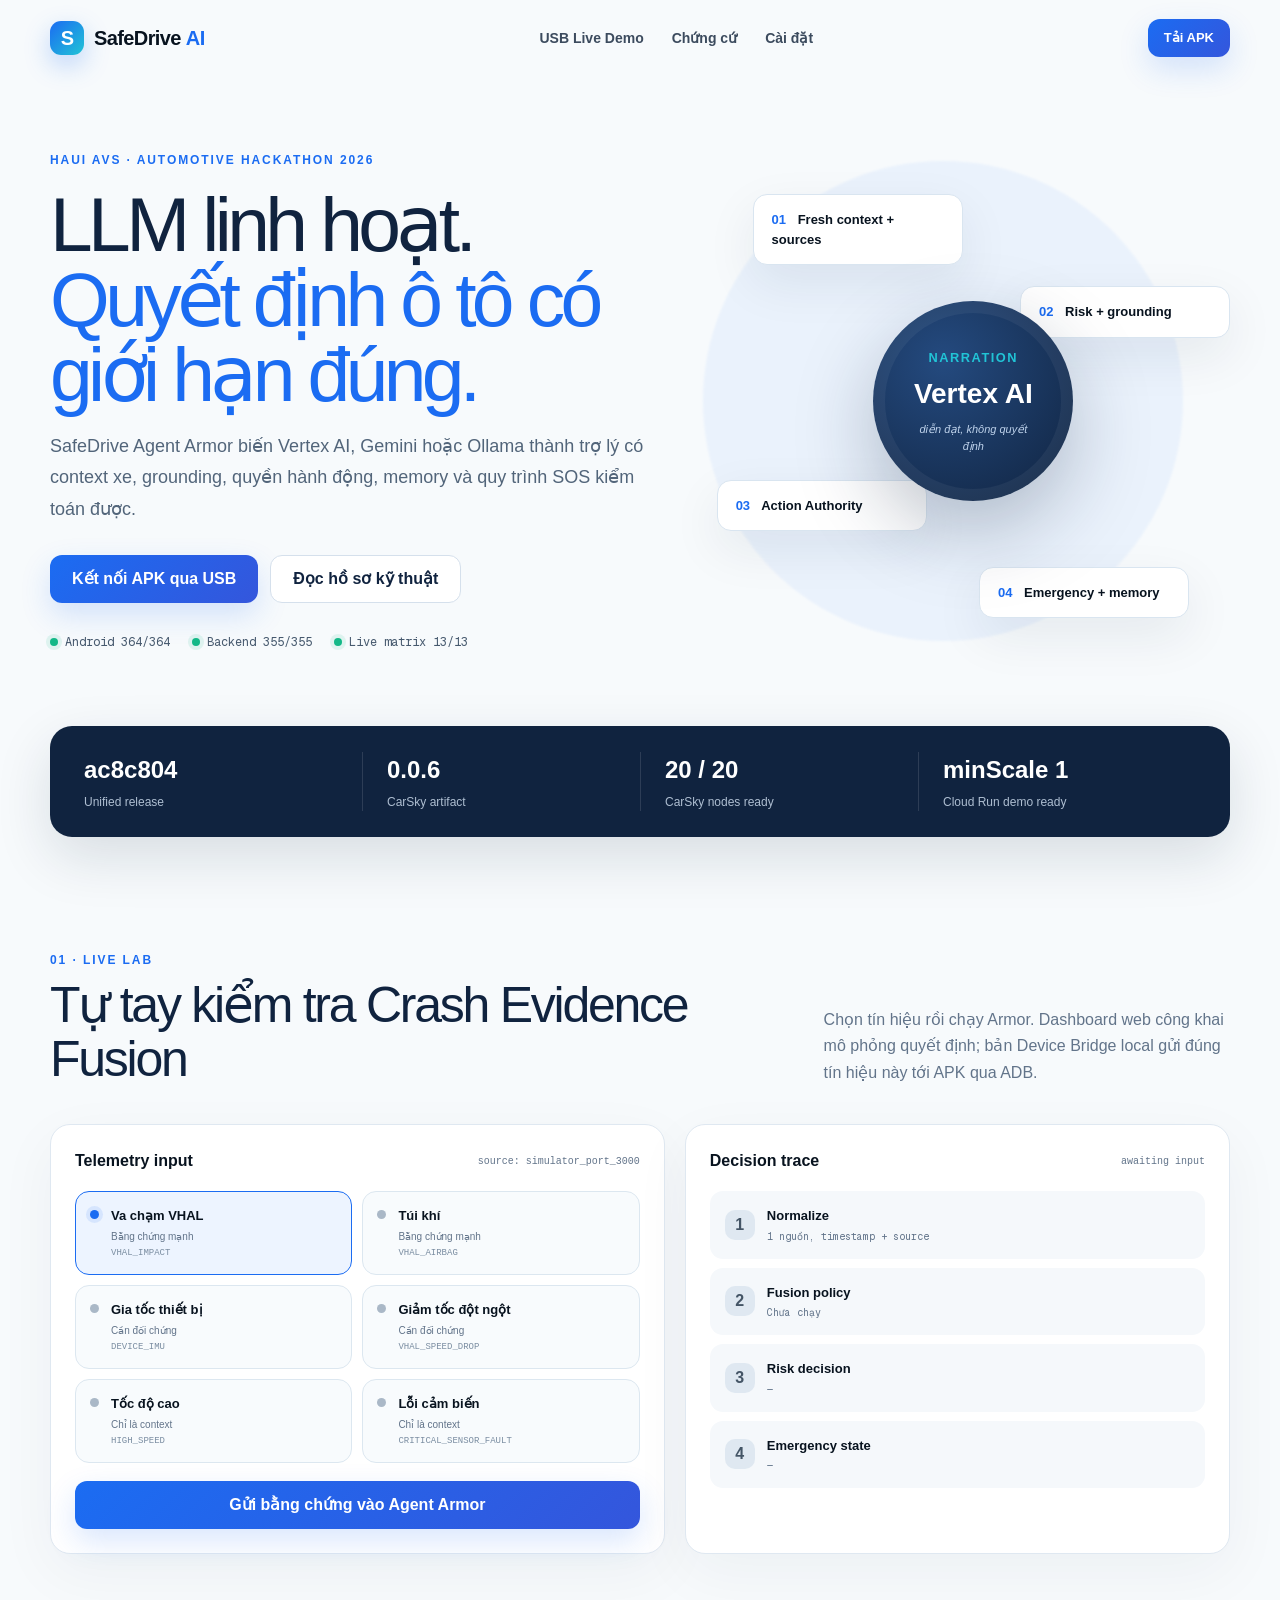
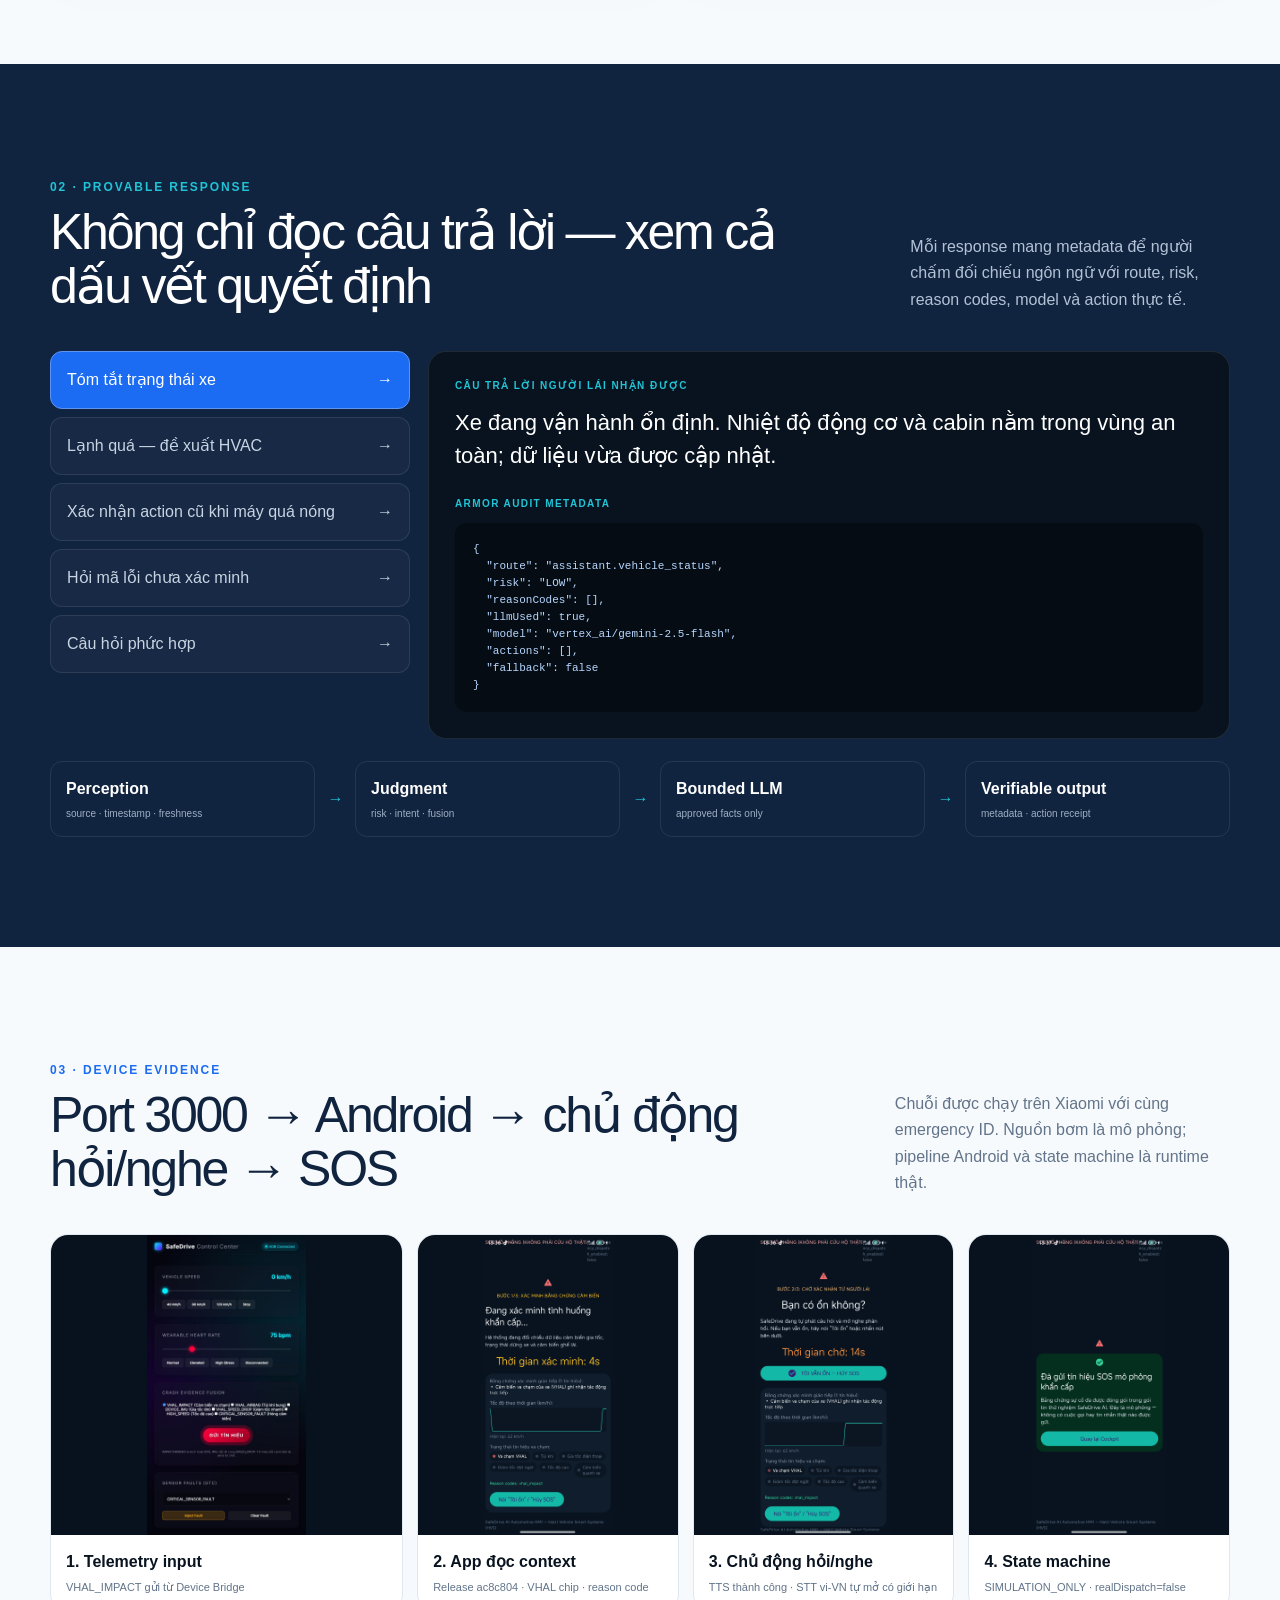
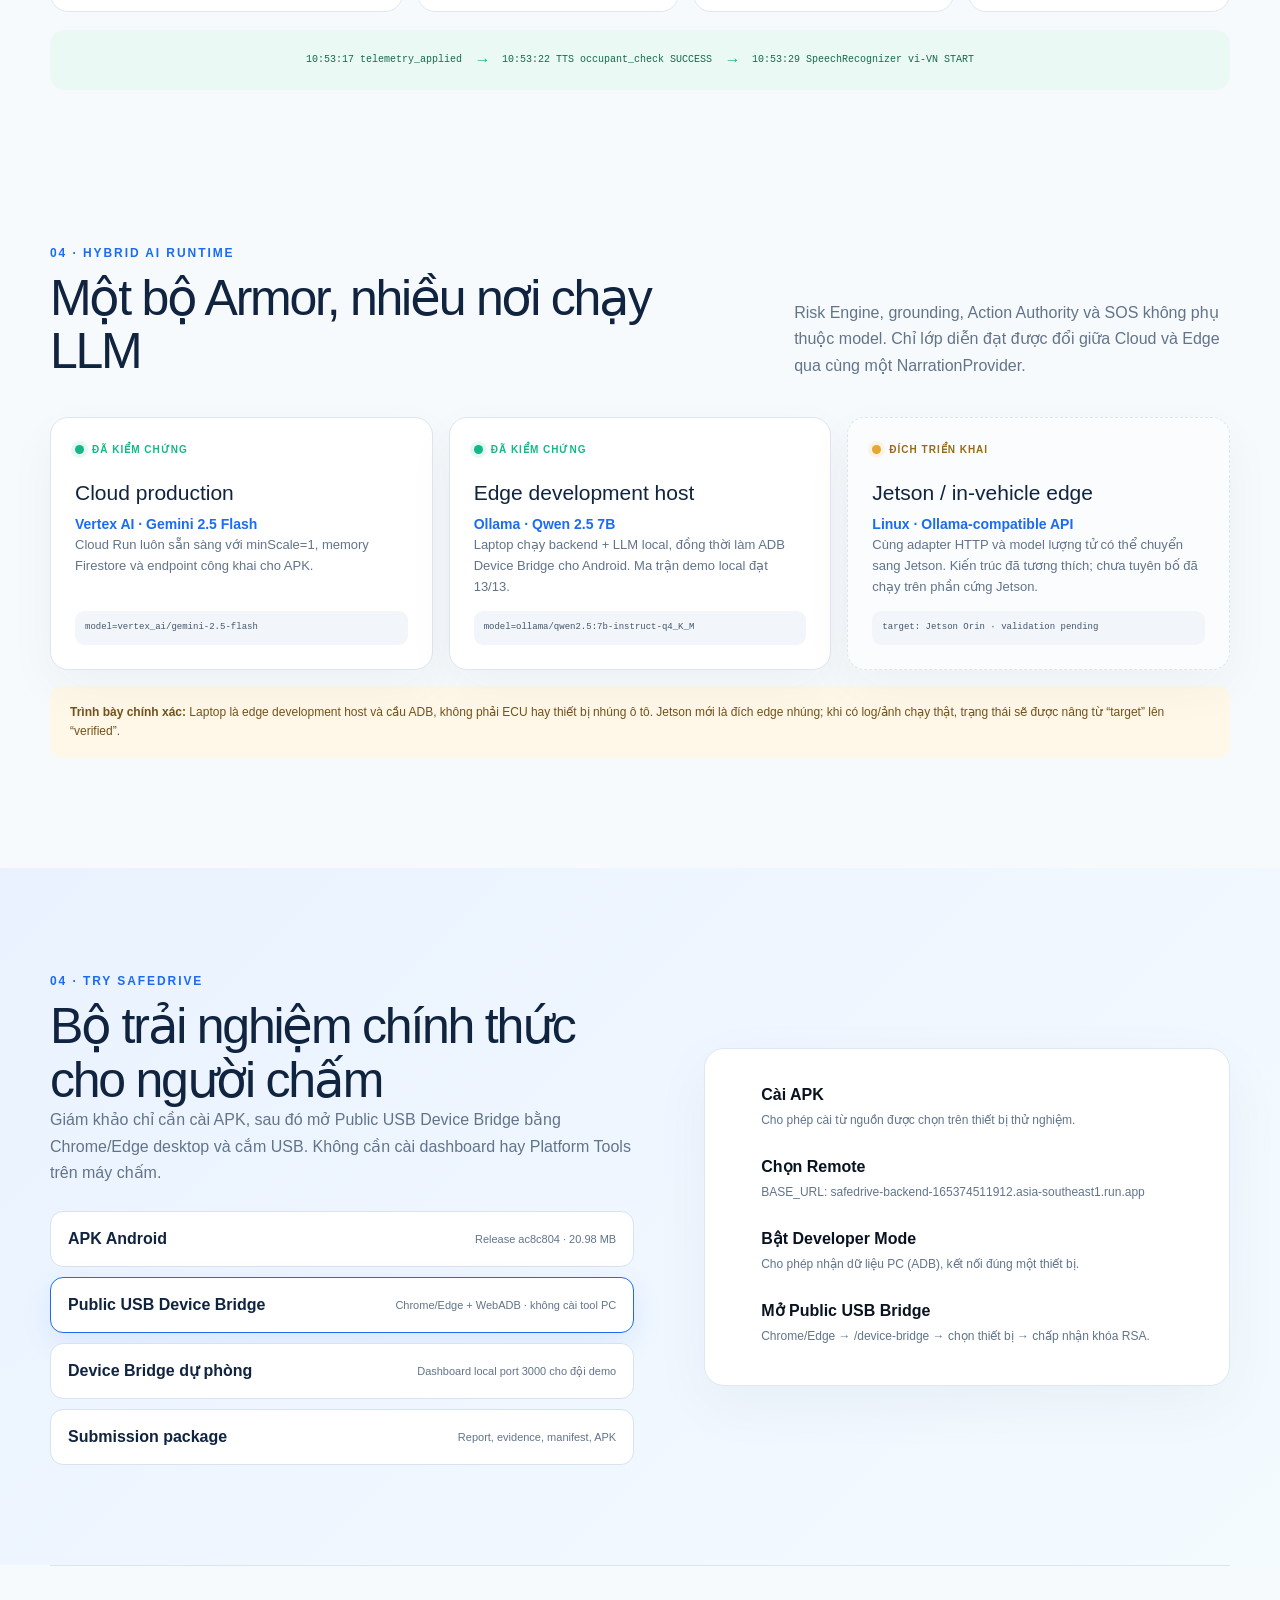
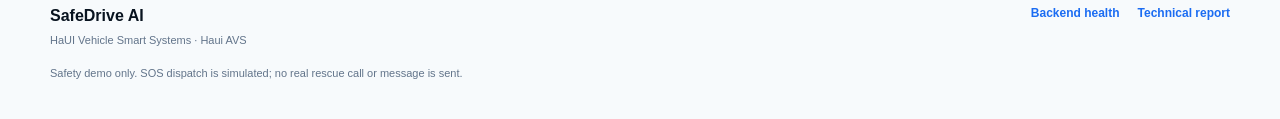
<file: index.html>
<!doctype html>
<html lang="vi">
<head>
  <meta charset="utf-8">
  <meta name="viewport" content="width=device-width, initial-scale=1">
  <title>SafeDrive AI — Agent Armor for Automotive LLM</title>
  <meta name="description" content="SafeDrive AI — Agent Armor for Automotive LLM">
  <meta property="og:title" content="SafeDrive AI — Agent Armor for Automotive LLM">
  <meta property="og:description" content="SafeDrive AI — Agent Armor for Automotive LLM">
  <meta property="og:url" content="https://thagn123.github.io/">
  <meta property="og:image" content="https://thagn123.github.io/og.png">
  <link rel="icon" href="/favicon.svg">
  <link rel="stylesheet" href="/_next/static/css/index.CTO6wCfH.css">
  <link rel="preload" href="/_next/static/_vinext_fonts/geist-8ac0455e797f/geist-98bbbccb.woff2" as="font" type="font/woff2" crossorigin>
  <style data-vinext-fonts>/* cyrillic-ext */
@font-face {
  font-family: 'Geist';
  font-style: normal;
  font-weight: 100 900;
  font-display: swap;
  src: url(/_next/static/_vinext_fonts/geist-8ac0455e797f/geist-ff2310f5.woff2) format('woff2');
  unicode-range: U+0460-052F, U+1C80-1C8A, U+20B4, U+2DE0-2DFF, U+A640-A69F, U+FE2E-FE2F;
}
/* cyrillic */
@font-face {
  font-family: 'Geist';
  font-style: normal;
  font-weight: 100 900;
  font-display: swap;
  src: url(/_next/static/_vinext_fonts/geist-8ac0455e797f/geist-875ccdd4.woff2) format('woff2');
  unicode-range: U+0301, U+0400-045F, U+0490-0491, U+04B0-04B1, U+2116;
}
/* vietnamese */
@font-face {
  font-family: 'Geist';
  font-style: normal;
  font-weight: 100 900;
  font-display: swap;
  src: url(/_next/static/_vinext_fonts/geist-8ac0455e797f/geist-52306abf.woff2) format('woff2');
  unicode-range: U+0102-0103, U+0110-0111, U+0128-0129, U+0168-0169, U+01A0-01A1, U+01AF-01B0, U+0300-0301, U+0303-0304, U+0308-0309, U+0323, U+0329, U+1EA0-1EF9, U+20AB;
}
/* latin-ext */
@font-face {
  font-family: 'Geist';
  font-style: normal;
  font-weight: 100 900;
  font-display: swap;
  src: url(/_next/static/_vinext_fonts/geist-8ac0455e797f/geist-001175b1.woff2) format('woff2');
  unicode-range: U+0100-02BA, U+02BD-02C5, U+02C7-02CC, U+02CE-02D7, U+02DD-02FF, U+0304, U+0308, U+0329, U+1D00-1DBF, U+1E00-1E9F, U+1EF2-1EFF, U+2020, U+20A0-20AB, U+20AD-20C0, U+2113, U+2C60-2C7F, U+A720-A7FF;
}
/* latin */
@font-face {
  font-family: 'Geist';
  font-style: normal;
  font-weight: 100 900;
  font-display: swap;
  src: url(/_next/static/_vinext_fonts/geist-8ac0455e797f/geist-98bbbccb.woff2) format('woff2');
  unicode-range: U+0000-00FF, U+0131, U+0152-0153, U+02BB-02BC, U+02C6, U+02DA, U+02DC, U+0304, U+0308, U+0329, U+2000-206F, U+20AC, U+2122, U+2191, U+2193, U+2212, U+2215, U+FEFF, U+FFFD;
}

@font-face {
  font-family: 'Geist Fallback';
  src: local("Arial");
  ascent-override: 95.94%;
  descent-override: 28.16%;
  line-gap-override: 0.00%;
  size-adjust: 104.76%;
}

.__font_geist_19ysh9d { font-family: 'Geist', 'Geist Fallback'; font-style: normal; }

.__variable_geist_19ysh9d { --font-geist-sans: 'Geist', 'Geist Fallback'; }

/* cyrillic-ext */
@font-face {
  font-family: 'Geist Mono';
  font-style: normal;
  font-weight: 100 900;
  font-display: swap;
  src: url(/_next/static/_vinext_fonts/geist-mono-00e989178794/geist-mono-f6b33328.woff2) format('woff2');
  unicode-range: U+0460-052F, U+1C80-1C8A, U+20B4, U+2DE0-2DFF, U+A640-A69F, U+FE2E-FE2F;
}
/* cyrillic */
@font-face {
  font-family: 'Geist Mono';
  font-style: normal;
  font-weight: 100 900;
  font-display: swap;
  src: url(/_next/static/_vinext_fonts/geist-mono-00e989178794/geist-mono-44e03052.woff2) format('woff2');
  unicode-range: U+0301, U+0400-045F, U+0490-0491, U+04B0-04B1, U+2116;
}
/* symbols2 */
@font-face {
  font-family: 'Geist Mono';
  font-style: normal;
  font-weight: 100 900;
  font-display: swap;
  src: url(/_next/static/_vinext_fonts/geist-mono-00e989178794/geist-mono-0638449e.woff2) format('woff2');
  unicode-range: U+2000-2001, U+2004-2008, U+200A, U+23B8-23BD, U+2500-259F;
}
/* vietnamese */
@font-face {
  font-family: 'Geist Mono';
  font-style: normal;
  font-weight: 100 900;
  font-display: swap;
  src: url(/_next/static/_vinext_fonts/geist-mono-00e989178794/geist-mono-971fb274.woff2) format('woff2');
  unicode-range: U+0102-0103, U+0110-0111, U+0128-0129, U+0168-0169, U+01A0-01A1, U+01AF-01B0, U+0300-0301, U+0303-0304, U+0308-0309, U+0323, U+0329, U+1EA0-1EF9, U+20AB;
}
/* latin-ext */
@font-face {
  font-family: 'Geist Mono';
  font-style: normal;
  font-weight: 100 900;
  font-display: swap;
  src: url(/_next/static/_vinext_fonts/geist-mono-00e989178794/geist-mono-44745446.woff2) format('woff2');
  unicode-range: U+0100-02BA, U+02BD-02C5, U+02C7-02CC, U+02CE-02D7, U+02DD-02FF, U+0304, U+0308, U+0329, U+1D00-1DBF, U+1E00-1E9F, U+1EF2-1EFF, U+2020, U+20A0-20AB, U+20AD-20C0, U+2113, U+2C60-2C7F, U+A720-A7FF;
}
/* latin */
@font-face {
  font-family: 'Geist Mono';
  font-style: normal;
  font-weight: 100 900;
  font-display: swap;
  src: url(/_next/static/_vinext_fonts/geist-mono-00e989178794/geist-mono-013b2f2f.woff2) format('woff2');
  unicode-range: U+0000-00FF, U+0131, U+0152-0153, U+02BB-02BC, U+02C6, U+02DA, U+02DC, U+0304, U+0308, U+0329, U+2000-206F, U+20AC, U+2122, U+2191, U+2193, U+2212, U+2215, U+FEFF, U+FFFD;
}

@font-face {
  font-family: 'Geist Mono Fallback';
  src: local("Arial");
  ascent-override: 74.67%;
  descent-override: 21.92%;
  line-gap-override: 0.00%;
  size-adjust: 134.59%;
}

.__font_geist_mono_1001rt9 { font-family: 'Geist Mono', 'Geist Mono Fallback'; font-style: normal; }

.__variable_geist_mono_1001rt9 { --font-geist-mono: 'Geist Mono', 'Geist Mono Fallback'; }
</style>
</head>
<body class="__variable_geist_19ysh9d __variable_geist_mono_1001rt9">
  <div id="root"><main style="max-width:36rem;margin:12vh auto;padding:2rem;font:16px sans-serif;color:#fff">Đang tải SafeDrive...</main></div>
  <script type="module" src="/bootstrap.js"></script>
</body>
</html>
</file>
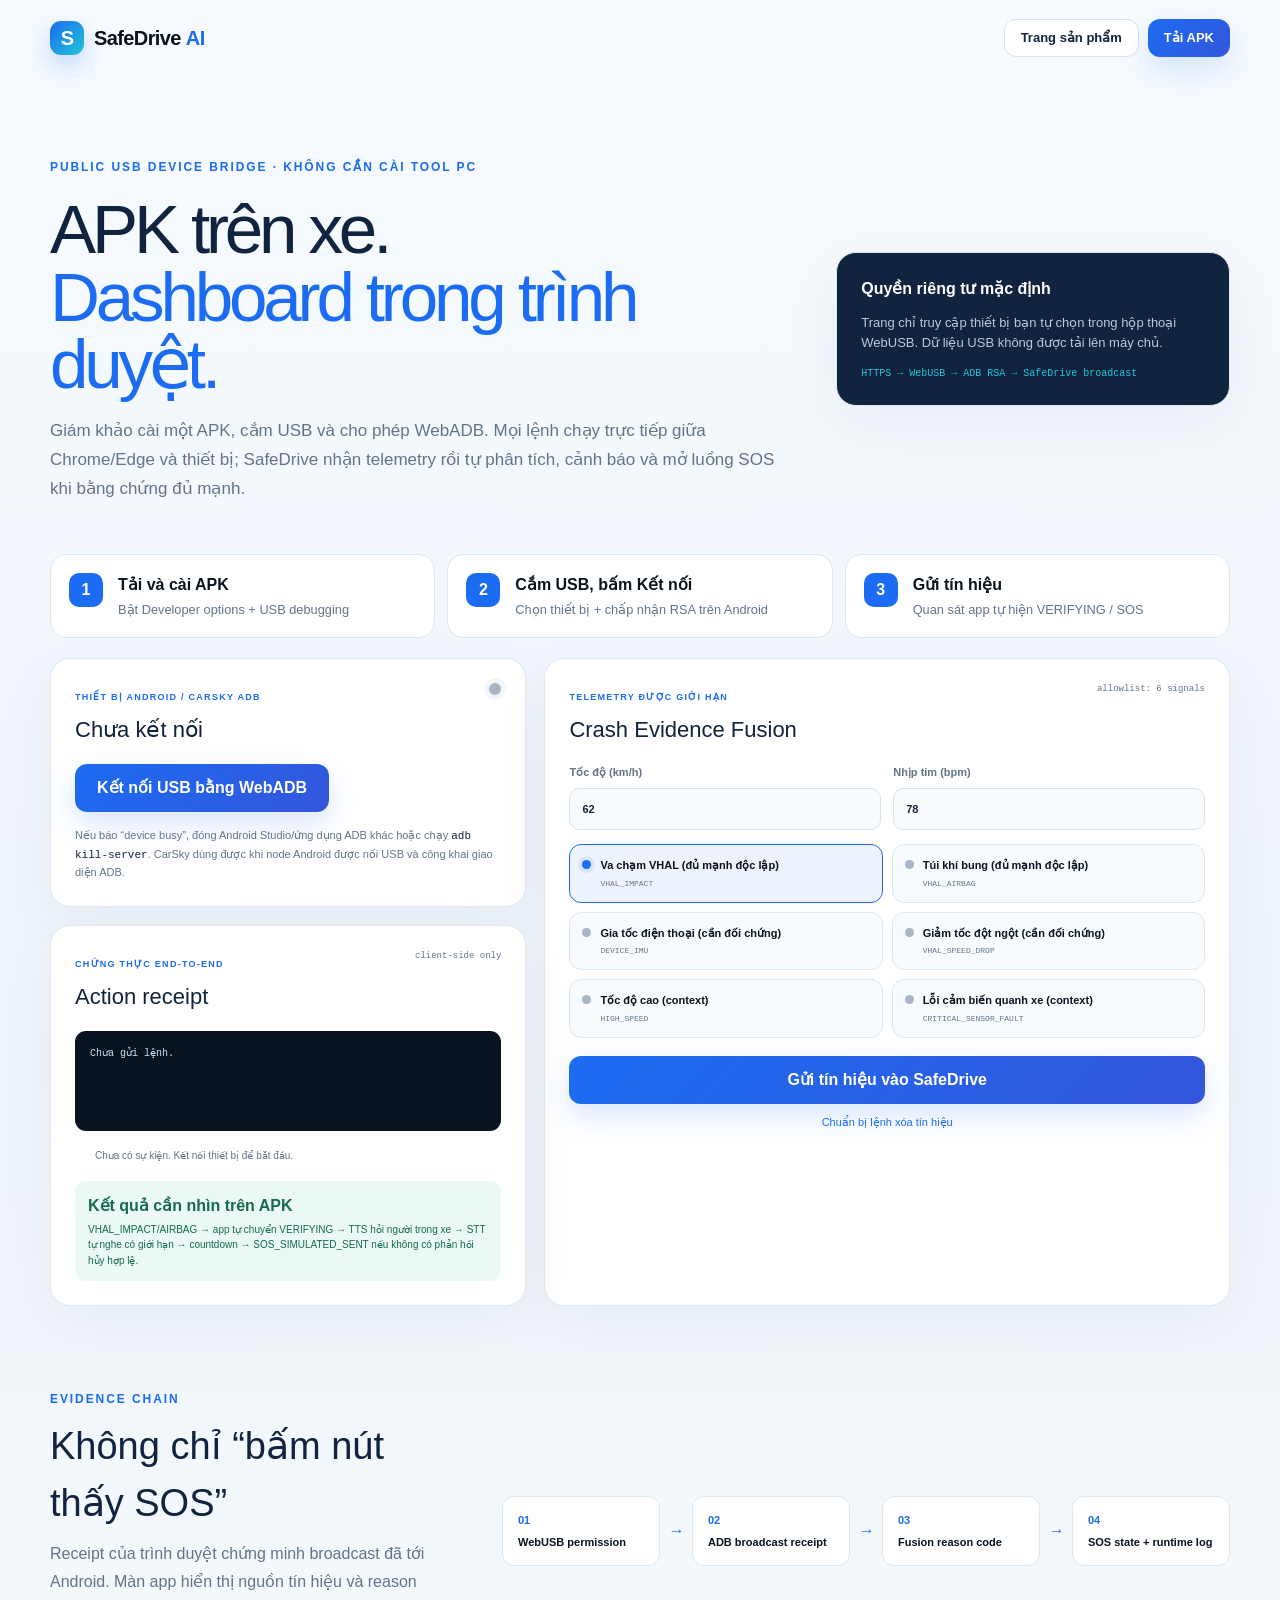
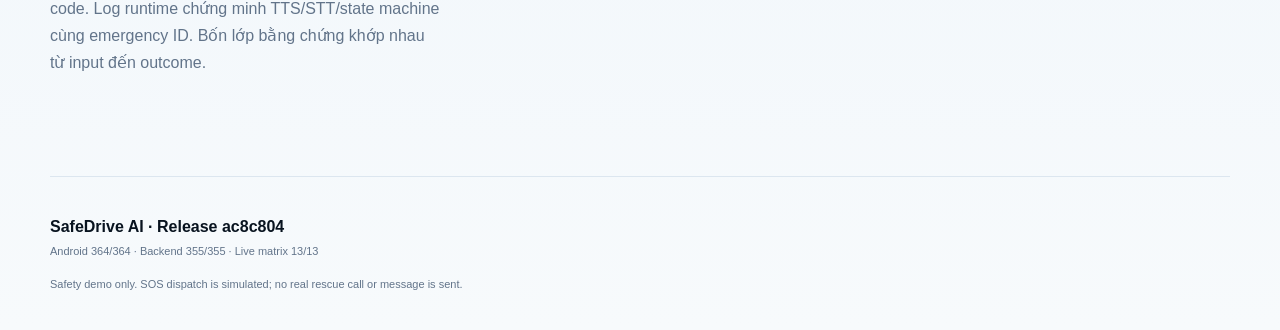
<file: device-bridge/index.html>
<!doctype html>
<html lang="vi">
<head>
  <meta charset="utf-8">
  <meta name="viewport" content="width=device-width, initial-scale=1">
  <title>SafeDrive AI — Agent Armor for Automotive LLM</title>
  <meta name="description" content="SafeDrive AI — Public USB Device Bridge">
  <meta property="og:title" content="SafeDrive AI — Agent Armor for Automotive LLM">
  <meta property="og:description" content="SafeDrive AI — Public USB Device Bridge">
  <meta property="og:url" content="https://thagn123.github.io/device-bridge/">
  <meta property="og:image" content="https://thagn123.github.io/og.png">
  <link rel="icon" href="/favicon.svg">
  <link rel="stylesheet" href="/_next/static/css/index.CTO6wCfH.css">
  <link rel="preload" href="/_next/static/_vinext_fonts/geist-8ac0455e797f/geist-98bbbccb.woff2" as="font" type="font/woff2" crossorigin>
  <style data-vinext-fonts>/* cyrillic-ext */
@font-face {
  font-family: 'Geist';
  font-style: normal;
  font-weight: 100 900;
  font-display: swap;
  src: url(/_next/static/_vinext_fonts/geist-8ac0455e797f/geist-ff2310f5.woff2) format('woff2');
  unicode-range: U+0460-052F, U+1C80-1C8A, U+20B4, U+2DE0-2DFF, U+A640-A69F, U+FE2E-FE2F;
}
/* cyrillic */
@font-face {
  font-family: 'Geist';
  font-style: normal;
  font-weight: 100 900;
  font-display: swap;
  src: url(/_next/static/_vinext_fonts/geist-8ac0455e797f/geist-875ccdd4.woff2) format('woff2');
  unicode-range: U+0301, U+0400-045F, U+0490-0491, U+04B0-04B1, U+2116;
}
/* vietnamese */
@font-face {
  font-family: 'Geist';
  font-style: normal;
  font-weight: 100 900;
  font-display: swap;
  src: url(/_next/static/_vinext_fonts/geist-8ac0455e797f/geist-52306abf.woff2) format('woff2');
  unicode-range: U+0102-0103, U+0110-0111, U+0128-0129, U+0168-0169, U+01A0-01A1, U+01AF-01B0, U+0300-0301, U+0303-0304, U+0308-0309, U+0323, U+0329, U+1EA0-1EF9, U+20AB;
}
/* latin-ext */
@font-face {
  font-family: 'Geist';
  font-style: normal;
  font-weight: 100 900;
  font-display: swap;
  src: url(/_next/static/_vinext_fonts/geist-8ac0455e797f/geist-001175b1.woff2) format('woff2');
  unicode-range: U+0100-02BA, U+02BD-02C5, U+02C7-02CC, U+02CE-02D7, U+02DD-02FF, U+0304, U+0308, U+0329, U+1D00-1DBF, U+1E00-1E9F, U+1EF2-1EFF, U+2020, U+20A0-20AB, U+20AD-20C0, U+2113, U+2C60-2C7F, U+A720-A7FF;
}
/* latin */
@font-face {
  font-family: 'Geist';
  font-style: normal;
  font-weight: 100 900;
  font-display: swap;
  src: url(/_next/static/_vinext_fonts/geist-8ac0455e797f/geist-98bbbccb.woff2) format('woff2');
  unicode-range: U+0000-00FF, U+0131, U+0152-0153, U+02BB-02BC, U+02C6, U+02DA, U+02DC, U+0304, U+0308, U+0329, U+2000-206F, U+20AC, U+2122, U+2191, U+2193, U+2212, U+2215, U+FEFF, U+FFFD;
}

@font-face {
  font-family: 'Geist Fallback';
  src: local("Arial");
  ascent-override: 95.94%;
  descent-override: 28.16%;
  line-gap-override: 0.00%;
  size-adjust: 104.76%;
}

.__font_geist_19ysh9d { font-family: 'Geist', 'Geist Fallback'; font-style: normal; }

.__variable_geist_19ysh9d { --font-geist-sans: 'Geist', 'Geist Fallback'; }

/* cyrillic-ext */
@font-face {
  font-family: 'Geist Mono';
  font-style: normal;
  font-weight: 100 900;
  font-display: swap;
  src: url(/_next/static/_vinext_fonts/geist-mono-00e989178794/geist-mono-f6b33328.woff2) format('woff2');
  unicode-range: U+0460-052F, U+1C80-1C8A, U+20B4, U+2DE0-2DFF, U+A640-A69F, U+FE2E-FE2F;
}
/* cyrillic */
@font-face {
  font-family: 'Geist Mono';
  font-style: normal;
  font-weight: 100 900;
  font-display: swap;
  src: url(/_next/static/_vinext_fonts/geist-mono-00e989178794/geist-mono-44e03052.woff2) format('woff2');
  unicode-range: U+0301, U+0400-045F, U+0490-0491, U+04B0-04B1, U+2116;
}
/* symbols2 */
@font-face {
  font-family: 'Geist Mono';
  font-style: normal;
  font-weight: 100 900;
  font-display: swap;
  src: url(/_next/static/_vinext_fonts/geist-mono-00e989178794/geist-mono-0638449e.woff2) format('woff2');
  unicode-range: U+2000-2001, U+2004-2008, U+200A, U+23B8-23BD, U+2500-259F;
}
/* vietnamese */
@font-face {
  font-family: 'Geist Mono';
  font-style: normal;
  font-weight: 100 900;
  font-display: swap;
  src: url(/_next/static/_vinext_fonts/geist-mono-00e989178794/geist-mono-971fb274.woff2) format('woff2');
  unicode-range: U+0102-0103, U+0110-0111, U+0128-0129, U+0168-0169, U+01A0-01A1, U+01AF-01B0, U+0300-0301, U+0303-0304, U+0308-0309, U+0323, U+0329, U+1EA0-1EF9, U+20AB;
}
/* latin-ext */
@font-face {
  font-family: 'Geist Mono';
  font-style: normal;
  font-weight: 100 900;
  font-display: swap;
  src: url(/_next/static/_vinext_fonts/geist-mono-00e989178794/geist-mono-44745446.woff2) format('woff2');
  unicode-range: U+0100-02BA, U+02BD-02C5, U+02C7-02CC, U+02CE-02D7, U+02DD-02FF, U+0304, U+0308, U+0329, U+1D00-1DBF, U+1E00-1E9F, U+1EF2-1EFF, U+2020, U+20A0-20AB, U+20AD-20C0, U+2113, U+2C60-2C7F, U+A720-A7FF;
}
/* latin */
@font-face {
  font-family: 'Geist Mono';
  font-style: normal;
  font-weight: 100 900;
  font-display: swap;
  src: url(/_next/static/_vinext_fonts/geist-mono-00e989178794/geist-mono-013b2f2f.woff2) format('woff2');
  unicode-range: U+0000-00FF, U+0131, U+0152-0153, U+02BB-02BC, U+02C6, U+02DA, U+02DC, U+0304, U+0308, U+0329, U+2000-206F, U+20AC, U+2122, U+2191, U+2193, U+2212, U+2215, U+FEFF, U+FFFD;
}

@font-face {
  font-family: 'Geist Mono Fallback';
  src: local("Arial");
  ascent-override: 74.67%;
  descent-override: 21.92%;
  line-gap-override: 0.00%;
  size-adjust: 134.59%;
}

.__font_geist_mono_1001rt9 { font-family: 'Geist Mono', 'Geist Mono Fallback'; font-style: normal; }

.__variable_geist_mono_1001rt9 { --font-geist-mono: 'Geist Mono', 'Geist Mono Fallback'; }
</style>
</head>
<body class="__variable_geist_19ysh9d __variable_geist_mono_1001rt9">
  <div id="root"><main style="max-width:36rem;margin:12vh auto;padding:2rem;font:16px sans-serif;color:#fff">Đang tải SafeDrive...</main></div>
  <script type="module" src="/bootstrap.js"></script>
</body>
</html>
</file>
<file: _next/static/css/index.CTO6wCfH.css>
/*! tailwindcss v4.2.1 | MIT License | https://tailwindcss.com */
@layer theme{:root,:host{--font-sans:ui-sans-serif, system-ui, sans-serif, "Apple Color Emoji", "Segoe UI Emoji", "Segoe UI Symbol", "Noto Color Emoji";--font-mono:ui-monospace, SFMono-Regular, Menlo, Monaco, Consolas, "Liberation Mono", "Courier New", monospace;--spacing:.25rem;--default-font-family:var(--font-sans);--default-mono-font-family:var(--font-mono)}}@layer base{*,:after,:before{box-sizing:border-box;border:0 solid;margin:0;padding:0}::backdrop{box-sizing:border-box;border:0 solid;margin:0;padding:0}::file-selector-button{box-sizing:border-box;border:0 solid;margin:0;padding:0}html,:host{-webkit-text-size-adjust:100%;tab-size:4;line-height:1.5;font-family:var(--default-font-family,ui-sans-serif, system-ui, sans-serif, "Apple Color Emoji", "Segoe UI Emoji", "Segoe UI Symbol", "Noto Color Emoji");font-feature-settings:var(--default-font-feature-settings,normal);font-variation-settings:var(--default-font-variation-settings,normal);-webkit-tap-highlight-color:transparent}hr{height:0;color:inherit;border-top-width:1px}abbr:where([title]){-webkit-text-decoration:underline dotted;text-decoration:underline dotted}h1,h2,h3,h4,h5,h6{font-size:inherit;font-weight:inherit}a{color:inherit;-webkit-text-decoration:inherit;-webkit-text-decoration:inherit;-webkit-text-decoration:inherit;-webkit-text-decoration:inherit;text-decoration:inherit}b,strong{font-weight:bolder}code,kbd,samp,pre{font-family:var(--default-mono-font-family,ui-monospace, SFMono-Regular, Menlo, Monaco, Consolas, "Liberation Mono", "Courier New", monospace);font-feature-settings:var(--default-mono-font-feature-settings,normal);font-variation-settings:var(--default-mono-font-variation-settings,normal);font-size:1em}small{font-size:80%}sub,sup{vertical-align:baseline;font-size:75%;line-height:0;position:relative}sub{bottom:-.25em}sup{top:-.5em}table{text-indent:0;border-color:inherit;border-collapse:collapse}:-moz-focusring{outline:auto}progress{vertical-align:baseline}summary{display:list-item}ol,ul,menu{list-style:none}img,svg,video,canvas,audio,iframe,embed,object{vertical-align:middle;display:block}img,video{max-width:100%;height:auto}button,input,select,optgroup,textarea{font:inherit;font-feature-settings:inherit;font-variation-settings:inherit;letter-spacing:inherit;color:inherit;opacity:1;background-color:#0000;border-radius:0}::file-selector-button{font:inherit;font-feature-settings:inherit;font-variation-settings:inherit;letter-spacing:inherit;color:inherit;opacity:1;background-color:#0000;border-radius:0}:where(select:is([multiple],[size])) optgroup{font-weight:bolder}:where(select:is([multiple],[size])) optgroup option{padding-inline-start:20px}::file-selector-button{margin-inline-end:4px}::placeholder{opacity:1}@supports (not ((-webkit-appearance:-apple-pay-button))) or (contain-intrinsic-size:1px){::placeholder{color:currentColor}@supports (color:color-mix(in lab, red, red)){::placeholder{color:color-mix(in oklab, currentcolor 50%, transparent)}}}textarea{resize:vertical}::-webkit-search-decoration{-webkit-appearance:none}::-webkit-date-and-time-value{min-height:1lh;text-align:inherit}::-webkit-datetime-edit{display:inline-flex}::-webkit-datetime-edit-fields-wrapper{padding:0}::-webkit-datetime-edit{padding-block:0}::-webkit-datetime-edit-year-field{padding-block:0}::-webkit-datetime-edit-month-field{padding-block:0}::-webkit-datetime-edit-day-field{padding-block:0}::-webkit-datetime-edit-hour-field{padding-block:0}::-webkit-datetime-edit-minute-field{padding-block:0}::-webkit-datetime-edit-second-field{padding-block:0}::-webkit-datetime-edit-millisecond-field{padding-block:0}::-webkit-datetime-edit-meridiem-field{padding-block:0}::-webkit-calendar-picker-indicator{line-height:1}:-moz-ui-invalid{box-shadow:none}button,input:where([type=button],[type=reset],[type=submit]){-webkit-appearance:button;appearance:button}::file-selector-button{-webkit-appearance:button;appearance:button}::-webkit-inner-spin-button{height:auto}::-webkit-outer-spin-button{height:auto}[hidden]:where(:not([hidden=until-found])){display:none!important}}@layer components;@layer utilities{.relative{position:relative}.start{inset-inline-start:var(--spacing)}.table{display:table}}:root{--ink:#08131f;--navy:#10233f;--blue:#1b6cf2;--cyan:#21c4d6;--green:#13b887;--red:#d84b4b;--paper:#f3f7fb;--muted:#62748a}*{box-sizing:border-box}html{scroll-behavior:smooth}body{color:var(--ink);background:#f7fafc;margin:0;font-family:Arial,Helvetica,sans-serif}a{color:inherit;text-decoration:none}button,a{-webkit-tap-highlight-color:transparent}button{font:inherit}.shell{width:min(1180px,100% - 40px);margin-inline:auto}.nav{z-index:10;justify-content:space-between;align-items:center;gap:24px;height:76px;display:flex;position:relative}.brand{letter-spacing:-.03em;align-items:center;gap:10px;font-size:20px;font-weight:800;display:flex}.brand b{color:var(--blue)}.brand-mark{background:linear-gradient(135deg,var(--blue),var(--cyan));color:#fff;border-radius:11px;place-items:center;width:34px;height:34px;display:grid;box-shadow:0 10px 26px #1b6cf244}.nav-links{color:#3c4b5e;gap:28px;font-size:14px;font-weight:700;display:flex}.nav-links a:hover{color:var(--blue)}.button{background:linear-gradient(135deg,var(--blue),#3456dc);color:#fff;cursor:pointer;border:0;border-radius:12px;justify-content:center;align-items:center;min-height:48px;padding:0 22px;font-weight:800;display:inline-flex;box-shadow:0 12px 30px #1b6cf22b}.button.small{min-height:38px;padding:0 16px;font-size:13px}.button.ghost{color:var(--navy);box-shadow:none;background:#fff;border:1px solid #d5e0ec}.button.full{width:100%;margin-top:18px}.hero{grid-template-columns:1.08fr .92fr;align-items:center;gap:64px;min-height:650px;display:grid;position:relative}.hero:before{content:"";filter:blur(1px);z-index:-1;background:#1b6cf20e;border-radius:50%;width:480px;height:480px;position:absolute;right:4%}.eyebrow,.section-heading span{color:var(--blue);letter-spacing:.16em;font-size:12px;font-weight:900}h1{letter-spacing:-.06em;color:var(--navy);margin:18px 0;font-size:clamp(48px,6vw,78px);line-height:.98}h1 span{color:var(--blue)}.hero-copy>p{color:#52657a;max-width:650px;font-size:18px;line-height:1.75}.hero-actions{flex-wrap:wrap;gap:12px;margin:30px 0;display:flex}.release-strip{font-family:var(--font-geist-mono);color:#46596e;flex-wrap:wrap;gap:22px;font-size:12px;display:flex}.release-strip span{align-items:center;gap:7px;display:flex}.ok{background:var(--green);border-radius:50%;width:8px;height:8px;box-shadow:0 0 0 4px #13b8871c}.armor-visual{place-items:center;height:470px;display:grid;position:relative}.core{background:radial-gradient(circle at 35% 30%,#244a7f,var(--navy));color:#fff;text-align:center;z-index:2;border-radius:50%;flex-direction:column;justify-content:center;align-items:center;width:200px;height:200px;display:flex;box-shadow:0 30px 80px #10233f44,inset 0 0 0 12px #ffffff0d}.core small{color:var(--cyan);letter-spacing:.12em;font-weight:900}.core strong{margin:6px;font-size:28px}.core em{color:#bed2eb;max-width:130px;font-size:11px}.orbit{background:#fff;border:1px solid #d9e5f0;border-radius:14px;width:210px;padding:15px 18px;font-size:13px;font-weight:800;position:absolute;box-shadow:0 18px 50px #10233f14}.orbit b{color:var(--blue);margin-right:8px}.o1{top:28px;left:7%}.o2{top:120px;right:0}.o3{bottom:105px;left:0}.o4{bottom:18px;right:8%}.metrics{background:var(--navy);color:#fff;border-radius:22px;grid-template-columns:repeat(4,1fr);padding:26px 34px;display:grid;box-shadow:0 20px 55px #10233f22}.metrics div{border-left:1px solid #ffffff1f;flex-direction:column;padding-left:24px;display:flex}.metrics div:first-child{border:0;padding-left:0}.metrics strong{font-size:24px}.metrics span{color:#aebed1;margin-top:5px;font-size:12px}.section{padding:110px 0}.section-heading{justify-content:space-between;align-items:end;gap:48px;margin-bottom:38px;display:flex}.section-heading h2,.install-section h2{letter-spacing:-.045em;color:var(--navy);margin:8px 0 0;font-size:clamp(34px,4vw,50px);line-height:1.07}.section-heading>p{width:440px;color:var(--muted);margin:0;line-height:1.65}.card{background:#fff;border:1px solid #dfe8f1;border-radius:20px;box-shadow:0 18px 60px #10233f0c}.lab-grid{grid-template-columns:1.06fr .94fr;gap:20px;display:grid}.signal-panel,.pipeline{padding:24px}.card-title{justify-content:space-between;align-items:center;gap:12px;margin-bottom:18px;display:flex}.card-title span{font-weight:900}.card-title code{color:var(--muted);font-size:10px}.signal-grid{grid-template-columns:1fr 1fr;gap:10px;display:grid}.signal{text-align:left;cursor:pointer;color:var(--ink);background:#f8fbfd;border:1px solid #dce7f0;border-radius:14px;grid-template-columns:12px 1fr;gap:3px 9px;padding:14px;display:grid}.signal:hover,.signal.selected{border-color:var(--blue);background:#edf4ff}.signal-dot{background:#aab8c7;border-radius:50%;grid-row:1/4;width:9px;height:9px;margin-top:4px}.signal.selected .signal-dot{background:var(--blue);box-shadow:0 0 0 4px #1b6cf21c}.signal strong{font-size:13px}.signal small{color:var(--muted);font-size:10px}.signal code{color:#7a8da1;font-size:9px}.steps{gap:9px;display:grid}.step{background:#f5f8fb;border:1px solid #0000;border-radius:13px;align-items:center;gap:12px;padding:14px;display:flex}.step>b{color:#456;background:#dfe8f1;border-radius:10px;place-items:center;width:30px;height:30px;display:grid}.step div{flex-direction:column;gap:3px;display:flex}.step strong{font-size:13px}.step span{font-family:var(--font-geist-mono);color:var(--muted);font-size:10px}.pipeline.ran .step{border-color:#d8e6f5}.step.critical{background:#fff0f0;border-color:#f2b6b6!important}.step.critical>b{background:var(--red);color:#fff}.verdict{border-radius:14px;flex-direction:column;gap:6px;margin-top:14px;padding:16px;display:flex}.verdict strong{font-size:13px}.verdict span{font-size:12px;line-height:1.5}.verdict.danger{color:#8f2727;background:#fff0f0}.verdict.safe{color:#17694f;background:#eaf9f4}.dark-section{background:var(--navy);color:#fff;padding:110px 0}.section-heading.light h2{color:#fff}.section-heading.light>p{color:#b3c3d6}.section-heading.light span{color:var(--cyan)}.proof-grid{grid-template-columns:360px 1fr;gap:18px;display:grid}.case-list{flex-direction:column;gap:8px;display:flex}.case-list button{text-align:left;color:#c8d4e2;cursor:pointer;background:#ffffff08;border:1px solid #ffffff18;border-radius:12px;justify-content:space-between;padding:16px;display:flex}.case-list button.active{color:#fff;background:#1b6cf2;border-color:#5f94f5}.response-card{background:#08131f;border:1px solid #ffffff19;border-radius:18px;padding:26px}.reply-label{letter-spacing:.14em;color:var(--cyan);font-size:10px;font-weight:900}.response-card blockquote{margin:13px 0 24px;font-size:22px;line-height:1.5}.response-card pre{color:#b7d7ff;background:#050c13;border-radius:12px;margin:12px 0 0;padding:18px;font-size:11px;line-height:1.55;overflow:auto}.armor-row{grid-template-columns:1fr auto 1fr auto 1fr auto 1fr;align-items:center;gap:12px;margin-top:22px;display:grid}.armor-row div{border:1px solid #ffffff17;border-radius:12px;flex-direction:column;gap:5px;padding:15px;display:flex}.armor-row span{color:#9fb0c4;font-size:10px}.armor-row i{color:var(--cyan)}.evidence-gallery{grid-template-columns:1.35fr repeat(3,1fr);gap:14px;display:grid}.evidence-gallery figure{background:#fff;border:1px solid #dfe8f1;border-radius:18px;margin:0;overflow:hidden}.evidence-gallery img{object-fit:contain;background:#07121e;width:100%;height:300px;display:block}.evidence-gallery figcaption{flex-direction:column;gap:5px;padding:15px;display:flex}.evidence-gallery figcaption span{color:var(--muted);font-size:11px}.device-proof{background:#eaf9f4;border-radius:14px;flex-wrap:wrap;justify-content:center;align-items:center;gap:12px;margin-top:18px;padding:18px;display:flex}.device-proof code{color:#17694f;font-size:10px}.device-proof i{color:var(--green)}.deployment-section{padding-top:40px}.runtime-grid{grid-template-columns:repeat(3,1fr);gap:16px;display:grid}.runtime-card{background:#fff;border:1px solid #dce6ef;border-radius:18px;padding:24px;box-shadow:0 18px 50px #10233f0b}.runtime-card h3{color:var(--navy);margin:20px 0 6px;font-size:21px}.runtime-card>strong{color:var(--blue);font-size:14px;display:block}.runtime-card p{min-height:76px;color:var(--muted);font-size:13px;line-height:1.6}.runtime-card code{color:#42566b;overflow-wrap:anywhere;background:#f2f6fa;border-radius:9px;padding:10px;font-size:9px;display:block}.runtime-status{letter-spacing:.1em;color:var(--green);align-items:center;gap:8px;font-size:10px;font-weight:900;display:flex}.runtime-status i{background:var(--green);border-radius:50%;width:9px;height:9px;box-shadow:0 0 0 4px #13b8871b}.runtime-card.target{background:#fbfcfe;border-style:dashed}.runtime-card.target .runtime-status{color:#9b6a12}.runtime-card.target .runtime-status i{background:#e6a632;box-shadow:0 0 0 4px #e6a6321b}.runtime-note{color:#72521b;background:#fff7e7;border-radius:13px;margin-top:16px;padding:17px 20px;font-size:12px;line-height:1.6}.install-section{background:linear-gradient(135deg,#eaf2ff,#f4fbff);padding:100px 0}.install-grid{grid-template-columns:1fr .9fr;align-items:center;gap:70px;display:grid}.install-grid>div>p{color:var(--muted);line-height:1.65}.downloads{gap:10px;margin-top:25px;display:grid}.download{background:#fff;border:1px solid #d7e3ef;border-radius:13px;justify-content:space-between;align-items:center;padding:15px 17px;display:flex}.download:hover{border-color:var(--blue);transform:translateY(-1px)}.download b{color:var(--navy)}.download span{color:var(--muted);font-size:11px}.install-steps{margin:0;padding:24px 24px 24px 50px}.install-steps li{padding:10px 0 16px 6px}.install-steps li::marker{color:var(--blue);font-weight:900}.install-steps b,.install-steps span{display:block}.install-steps span{color:var(--muted);word-break:break-word;margin-top:4px;font-size:12px;line-height:1.5}.footer{border-top:1px solid #dce6ef;grid-template-columns:1fr auto;gap:16px;padding:38px 0;display:grid}.footer>div{flex-direction:column;gap:4px;display:flex}.footer span,.footer p{color:var(--muted);font-size:11px}.footer p{grid-column:1/-1}.footer-links{color:var(--blue);font-size:12px;font-weight:800;flex-direction:row!important;gap:18px!important}.primary-download{border-color:var(--blue);box-shadow:0 10px 30px #1b6cf21a}.bridge-page{background:linear-gradient(#f7fbff,#eef5fb 55%,#f7fafc);min-height:100vh}.bridge-nav-actions{gap:9px;display:flex}.bridge-hero{grid-template-columns:1.3fr .7fr;align-items:center;gap:55px;padding:78px 0 50px;display:grid}.bridge-hero h1{font-size:clamp(42px,5.4vw,70px)}.bridge-hero p{color:var(--muted);max-width:760px;font-size:17px;line-height:1.7}.bridge-security{background:var(--navy);color:#fff;flex-direction:column;gap:12px;padding:24px;display:flex}.bridge-security span{color:#b8c9dc;font-size:13px;line-height:1.6}.bridge-security code{color:var(--cyan);overflow-wrap:anywhere;font-size:10px}.bridge-steps{grid-template-columns:repeat(3,1fr);gap:12px;margin-bottom:20px;display:grid}.bridge-steps>div{background:#fff;border:1px solid #dce7f0;border-radius:16px;grid-template-columns:38px 1fr;gap:3px 11px;padding:18px;display:grid}.bridge-steps b{background:var(--blue);color:#fff;border-radius:10px;grid-row:1/3;place-items:center;width:34px;height:34px;display:grid}.bridge-steps span{font-weight:800}.bridge-steps small{color:var(--muted)}.bridge-console{grid-template-columns:.82fr 1.18fr;gap:18px;padding-bottom:80px;display:grid}.bridge-connect,.bridge-controls,.bridge-receipt{padding:24px}.bridge-connect{align-self:start}.bridge-controls{grid-area:1/2/3}.bridge-receipt{grid-column:1}.bridge-card-head{justify-content:space-between;align-items:start;gap:12px;margin-bottom:18px;display:flex}.bridge-card-head span{letter-spacing:.14em;color:var(--blue);font-size:9px;font-weight:900}.bridge-card-head h2{color:var(--navy);margin:6px 0 0;font-size:22px}.bridge-card-head code{color:var(--muted);font-size:9px}.connection-dot{background:#a7b5c4;border-radius:50%;width:12px;height:12px;box-shadow:0 0 0 5px #a7b5c422}.connection-dot.connected{background:var(--green);box-shadow:0 0 0 5px #13b88722}.connection-dot.connecting,.connection-dot.sending{background:#e6a632;box-shadow:0 0 0 5px #e6a63222}.connection-dot.error{background:var(--red);box-shadow:0 0 0 5px #d84b4b22}.connect-actions{flex-wrap:wrap;gap:9px;display:flex}.compat-warning{color:#8d4d18;background:#fff1e6;border-radius:10px;margin-bottom:14px;padding:12px;font-size:12px}.bridge-hint{color:var(--muted);margin:15px 0 0;font-size:11px;line-height:1.6}.bridge-hint code{color:var(--navy)}.bridge-fields{grid-template-columns:1fr 1fr;gap:12px;display:grid}.bridge-fields label{color:var(--muted);font-size:11px;font-weight:800}.bridge-fields input{width:100%;color:var(--navy);background:#f8fbfd;border:1px solid #d7e3ed;border-radius:10px;margin-top:7px;padding:12px;font-weight:800;display:block}.bridge-signal-list{grid-template-columns:1fr 1fr;gap:9px;margin-top:14px;display:grid}.bridge-signal-list button{text-align:left;color:var(--ink);cursor:pointer;background:#f8fbfd;border:1px solid #dce7f0;border-radius:12px;align-items:start;gap:9px;padding:12px;display:flex}.bridge-signal-list button.selected{border-color:var(--blue);background:#edf4ff}.bridge-signal-list i{background:#a7b5c4;border-radius:50%;width:9px;height:9px;margin-top:3px}.bridge-signal-list button.selected i{background:var(--blue);box-shadow:0 0 0 4px #1b6cf21a}.bridge-signal-list span{flex-direction:column;gap:4px;display:flex}.bridge-signal-list b{font-size:11px}.bridge-signal-list code{color:var(--muted);font-size:8px}.clear-link{color:var(--blue);cursor:pointer;background:0 0;border:0;margin:10px auto 0;font-size:11px;display:block}.bridge-receipt pre{white-space:pre-wrap;color:#c9e3ff;background:#08131f;border-radius:11px;min-height:100px;margin:0;padding:15px;font-size:10px;line-height:1.65}.bridge-receipt ol{color:var(--muted);margin:16px 0;padding-left:20px;font-size:10px;line-height:1.8}.expected-result{color:#17694f;background:#eaf9f4;border-radius:11px;padding:13px}.expected-result b,.expected-result span{display:block}.expected-result span{margin-top:4px;font-size:10px;line-height:1.55}.bridge-proof{grid-template-columns:.7fr 1.3fr;align-items:center;gap:60px;padding:0 0 100px;display:grid}.bridge-proof h2{color:var(--navy);margin:8px 0;font-size:38px}.bridge-proof p{color:var(--muted);line-height:1.7}.proof-chain{grid-template-columns:1fr auto 1fr auto 1fr auto 1fr;align-items:center;gap:8px;display:grid}.proof-chain span{background:#fff;border:1px solid #dce7f0;border-radius:12px;padding:15px;font-size:11px;font-weight:800}.proof-chain b{color:var(--blue);margin-bottom:5px;display:block}.proof-chain i{color:var(--blue)}@media (max-width:900px){.nav-links{display:none}.hero{grid-template-columns:1fr;padding:60px 0}.armor-visual{height:390px}.metrics{grid-template-columns:1fr 1fr;gap:22px}.metrics div:nth-child(3){border-left:0;padding-left:0}.lab-grid,.proof-grid,.install-grid,.runtime-grid{grid-template-columns:1fr}.runtime-card p{min-height:0}.section-heading{flex-direction:column;align-items:start}.section-heading>p{width:auto}.evidence-gallery{grid-template-columns:1fr}.evidence-gallery img{height:330px}.armor-row{grid-template-columns:1fr}.armor-row i{text-align:center;transform:rotate(90deg)}.proof-grid{gap:14px}.bridge-hero,.bridge-proof,.bridge-console{grid-template-columns:1fr}.bridge-controls,.bridge-receipt{grid-area:auto/1}.proof-chain{grid-template-columns:1fr}.proof-chain i{text-align:center;transform:rotate(90deg)}.bridge-hero{padding-top:50px}.bridge-steps{grid-template-columns:1fr}}@media (max-width:560px){.shell{width:min(100% - 24px,1180px)}.nav{height:64px}.nav .button{display:none}h1{font-size:46px}.hero{gap:20px;min-height:0}.hero-copy>p{font-size:16px}.armor-visual{height:360px;transform:scale(.88)}.orbit{width:180px;font-size:11px}.metrics{padding:22px}.metrics strong{font-size:19px}.section,.dark-section{padding:78px 0}.section-heading h2,.install-section h2{font-size:36px}.signal-grid{grid-template-columns:1fr}.response-card blockquote{font-size:18px}.download{flex-direction:column;align-items:flex-start;gap:5px}.footer{grid-template-columns:1fr}.footer-links{margin-top:10px}.bridge-nav-actions .ghost{display:none}.bridge-nav-actions .button{display:inline-flex}.bridge-hero{gap:20px}.bridge-signal-list,.bridge-fields{grid-template-columns:1fr}.bridge-connect,.bridge-controls,.bridge-receipt{padding:18px}.bridge-proof{gap:20px}.connect-actions .button{width:100%;display:inline-flex}}
</file>
